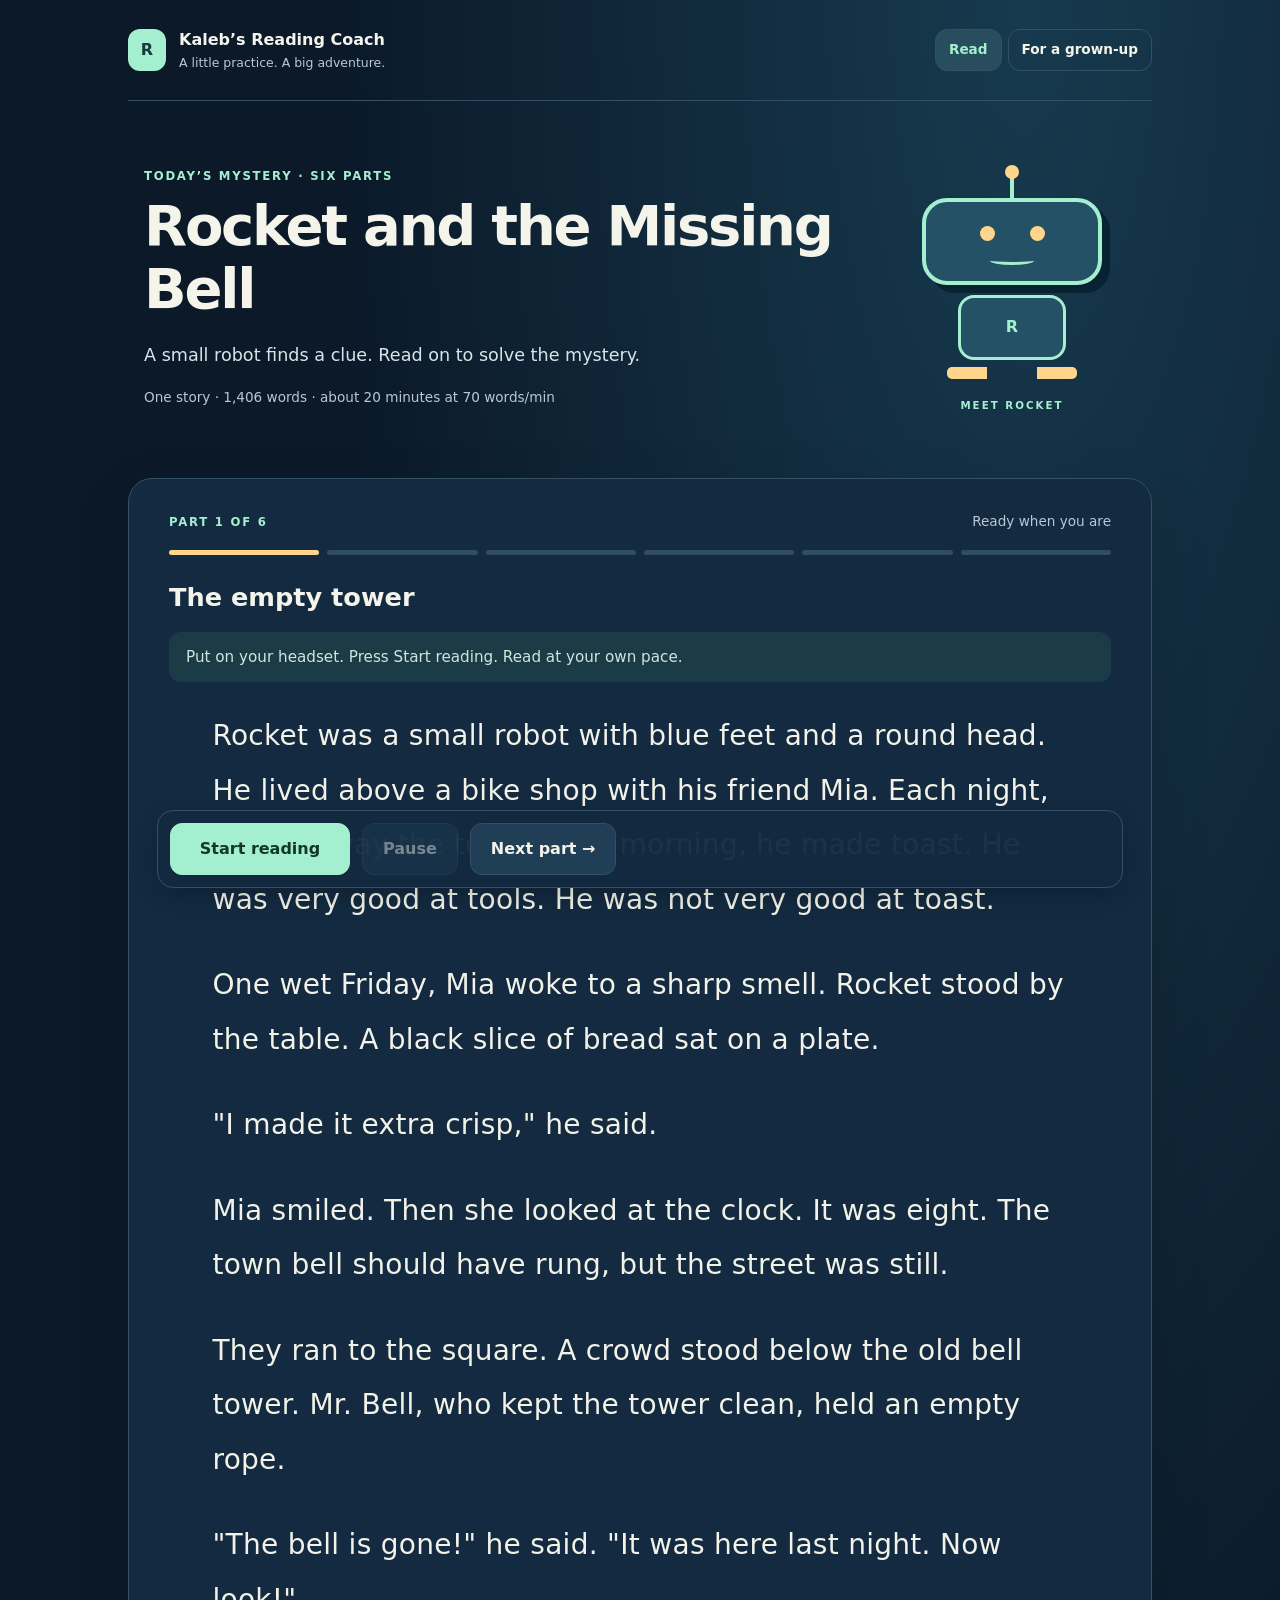
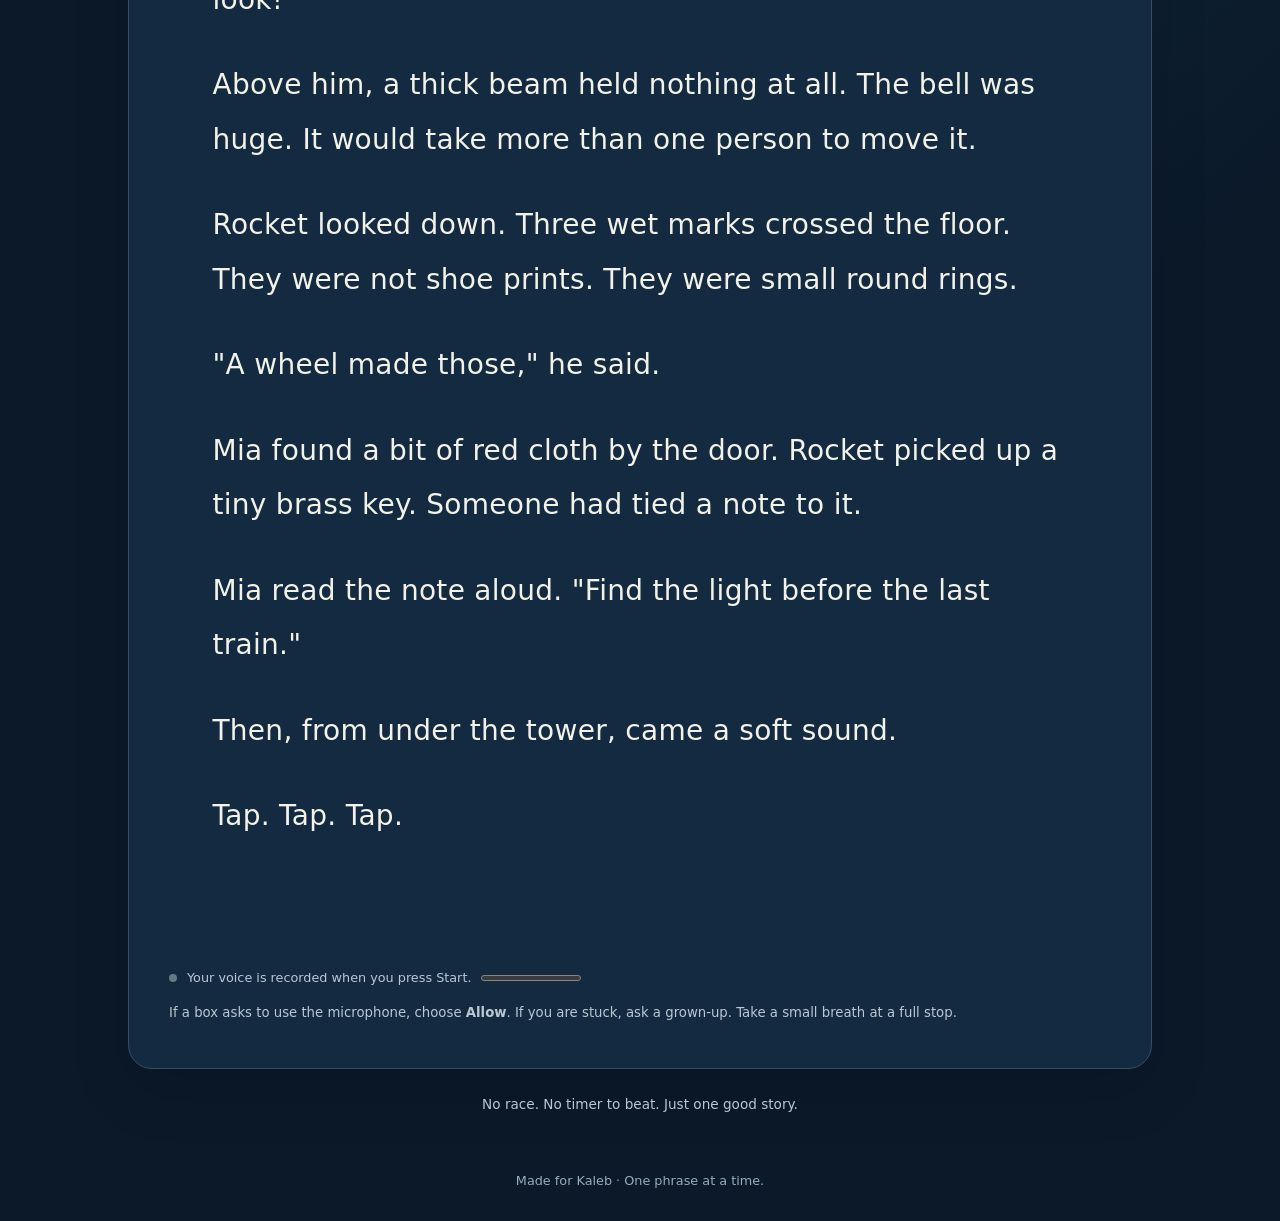
<file: index.html>
<!doctype html>
<html lang="en"><head><meta charset="utf-8"><meta name="viewport" content="width=device-width,initial-scale=1"><meta name="theme-color" content="#10253c"><title>Kaleb's Reading Coach · Rocket's Mystery</title><link rel="stylesheet" href="style-v2.2.css?v=2.2"><script defer src="story.js?v=2.2"></script><script defer src="core-v2.2.js?v=2.2"></script><script defer src="speech-evidence.js?v=2.2"></script><script defer src="audio-check.js?v=2.2"></script><script defer src="headset-test.js?v=2.2"></script><script defer src="app-v2.2.js?v=2.2"></script><script defer src="coach-client-v2.2.js?v=2.2"></script></head>
<body><div class="shell">
<header><a class="brand" href="#" id="homeLink"><span class="brand-icon" aria-hidden="true">R</span><span>Kaleb’s Reading Coach<small>A little practice. A big adventure.</small></span></a><nav aria-label="Views"><button id="readerTab" aria-pressed="true">Read</button><button id="parentTab" aria-pressed="false">For a grown-up</button></nav></header>
<main id="readerView">
  <section id="welcome" class="welcome"><div><p class="eyebrow">TODAY’S MYSTERY · SIX PARTS</p><h1 id="storyTitle">Rocket and the<br>Missing Bell</h1><p class="lede" id="storyIntro">The town bell is gone. A small robot finds a key.<br>Can Rocket and Mia find out what happened?</p><p class="meta" id="storyMeta"></p></div><div class="robot" aria-hidden="true"><div class="antenna"></div><div class="head"><i></i><i></i><b></b></div><div class="body">R</div><div class="feet"></div><span>MEET ROCKET</span></div></section>
  <section class="reader-card" aria-labelledby="chapterTitle">
    <div class="chapter-top"><p class="eyebrow" id="chapterLabel">PART 1 OF 6</p><span id="childStatus" role="status">Ready when you are</span></div>
    <div class="steps" id="steps" aria-label="Story progress"></div>
    <h2 id="chapterTitle" tabindex="-1"></h2>
    <p id="readingHint" class="reading-hint" role="status">Put on your headset. Press Start reading. Read at your own pace.</p>
    <div id="helpBox" class="help" role="alert" hidden></div>
    <div id="passage" class="passage" aria-label="Story text"></div>
    <div id="finishCard" class="finish" hidden><span aria-hidden="true">★</span><h2>Mystery solved, Kaleb!</h2><p>You stayed with Rocket right to the end. Your reading is saved.</p><p id="childCoachStatus" role="status"></p><div id="autoPractice"></div><button id="nextStoryBtn" class="primary" hidden>Start my next mystery</button></div>
    <div class="reader-controls"><button id="startBtn" class="primary">Start reading</button><button id="pauseBtn" class="secondary" disabled>Pause</button><button id="nextBtn" class="secondary">Next part →</button></div>
    <div class="mic-row"><span id="recordDot" aria-hidden="true"></span><span id="recordingNote">Your voice is recorded when you press Start.</span><meter id="inputLevel" min="0" max="100" value="0" aria-label="Microphone sound level"></meter></div>
    <p class="quiet">If a box asks to use the microphone, choose <strong>Allow</strong>. If you are stuck, ask a grown-up. Take a small breath at a full stop.</p>
  </section>
  <p class="bottom-note">No race. No timer to beat. Just one good story.</p>
</main>
<main id="parentView" hidden>
  <div class="parent-heading"><div><p class="eyebrow">PARENT REVIEW</p><h1>Listen. Notice. Practise.</h1><p>Speech recognition is a clue, not a pronunciation grade.</p></div><button id="backBtn" class="secondary">Back to Kaleb’s story</button></div>
  <div class="stats" id="stats"></div><p class="quiet" id="rateNote"></p>
  <section class="panel"><h2>Recordings &amp; report</h2><p>Recording is automatic in every reading segment. Pause stops the mic; Continue makes a new clip. Clips stay on this device. The browser speech service may process speech online.</p><p id="saveStatus" role="status"></p><div class="button-row"><button id="csvBtn" class="primary">Download CSV report</button><button id="bundleBtn" class="secondary">Download report + audio (.zip)</button><button id="jsonBtn" class="secondary">Download report (.json)</button></div><p id="exportStatus" class="quiet" role="status"></p><div id="recordings"></div></section>
  <section class="panel"><h2>Automatic coaching</h2><p id="aiStatus" role="status">Checking the private coach connection…</p><label><input id="autoEnabled" type="checkbox"> Prepare practice automatically when the story finishes</label><p class="quiet">When enabled in the private laptop version, recordings go to OpenAI for transcription. Two recognizers check each clip. Their agreement is not proof of exact reading; small words remain unverified. Supported possible practice targets help create the next story. Each clip uses two paid transcription calls. These are not confirmed mistakes. Keep the laptop on and this tab open until the next story is ready.</p><p id="parentPlanSummary" style="white-space:pre-line"></p><div id="parentAiEvidence"></div><details id="connectionSetup" hidden><summary>Private AI connection</summary><p>Enter the API key here on this laptop only. Windows encrypts it for your account. It is never added to the public website.</p><label for="apiKeyInput">OpenAI API key</label><input id="apiKeyInput" type="password" autocomplete="off"><label><input id="childDataApproved" type="checkbox"> My OpenAI project has zero data retention enabled for child data, and I allow these recordings to be processed.</label><button id="saveConnection" type="button">Save private connection</button></details><button id="analyseBtn" class="secondary" disabled>Retry coaching</button></section><section class="panel"><h2>What to practise next</h2><div id="suggestions"></div><p class="quiet">Choose two or three short phrases after listening. Model a smooth reading, then let Kaleb reread. A normal breath at punctuation is not a mistake.</p></section>
  <section class="panel"><h2>Check a part of the story</h2><label for="reviewSection">Story part</label><select id="reviewSection"></select><p id="sectionStats" class="quiet"></p><p class="quiet">Tap a word to add a parent check. Only this view shows unverified skips and unclear matches.</p><div class="legend" id="reviewLegend"><span>Green: unverified speech match</span><span>Amber: automatic flag</span><span>Underline: parent checked</span></div><div id="reviewPassage" class="review-passage"></div><fieldset id="markPanel" hidden><legend id="selectedWord"></legend><div class="button-row"><button data-mark="correct">Read correctly</button><button data-mark="hesitation">Long hesitation</button><button data-mark="skipped">Skipped</button><button data-mark="pronunciation">Mispronounced</button><button data-mark="unsure">Not sure</button><button data-mark="clear">Clear mark</button></div></fieldset><h3>Live transcript · unverified</h3><p id="transcript" class="transcript"></p><details><summary>Audio gaps (unverified)</summary><div id="gapList"></div><p class="quiet">Based on local sound levels, not exact word timing. Quiet microphones, thinking, and natural breaths can all create gaps. Listen before deciding.</p></details></section>
  <section class="panel"><h2>Headset &amp; setup</h2><p id="adultTestLink" hidden><a href="adult-test.html">Parent voice accuracy check</a> · test skipped words and repeats with your own voice.</p><p id="inputStatus">Headset not checked yet.</p><p id="speechStatus">Speech service not started.</p><p>Chrome should remember A19 and the permission you already allowed. Keep the headset connected before opening the site. If the sound meter stays flat, check its mute switch and Chrome’s selected microphone.</p><button id="micTestBtn" class="secondary">Test headset (10 seconds)</button><p id="micTestResult" role="status"></p><meter id="testInputLevel" min="0" max="100" value="0" aria-label="Test microphone sound level"></meter><p id="testHeard">Read: This is a little robot. His name is Rocket.</p><audio id="testPlayback" controls hidden></audio><p class="quiet">If playback sounds distorted, lower A19’s input volume in Windows Sound settings and repeat the test. The playback volume slider only changes what you hear; it does not change microphone sensitivity.</p><p class="quiet">A site cannot bypass a browser permission prompt. If one returns, choose Allow or have a grown-up help.</p></section>
  <section class="panel"><h2>Saved sessions on this device</h2><label for="sessionSelect">Session</label><select id="sessionSelect"></select><button id="loadSessionBtn" class="secondary">Open selected session</button><p class="quiet">Sessions and audio are saved in this browser when storage is available. Download a ZIP for a copy you can keep or share. Clearing site data removes browser copies.</p><button id="newSessionBtn" class="secondary">Start a new story session</button><p id="newSessionStatus" role="status"></p></section>
  <details class="panel"><summary>About this practice story</summary><p id="storyDetails"></p><p>The vocabulary is intended for familiar-word fluency practice around Grade 3; it has not been formally levelled. Adjust with Kaleb’s teacher if many words need decoding. The time estimate depends on his pace. There is no 20-minute cut-off.</p><p>v2.2 · Original robot story. No analytics. Automatic coaching requires the private laptop connection; the public website never holds an API key.</p></details>
</main><footer>Made for Kaleb · One phrase at a time.</footer>
</div></body></html>
</file>
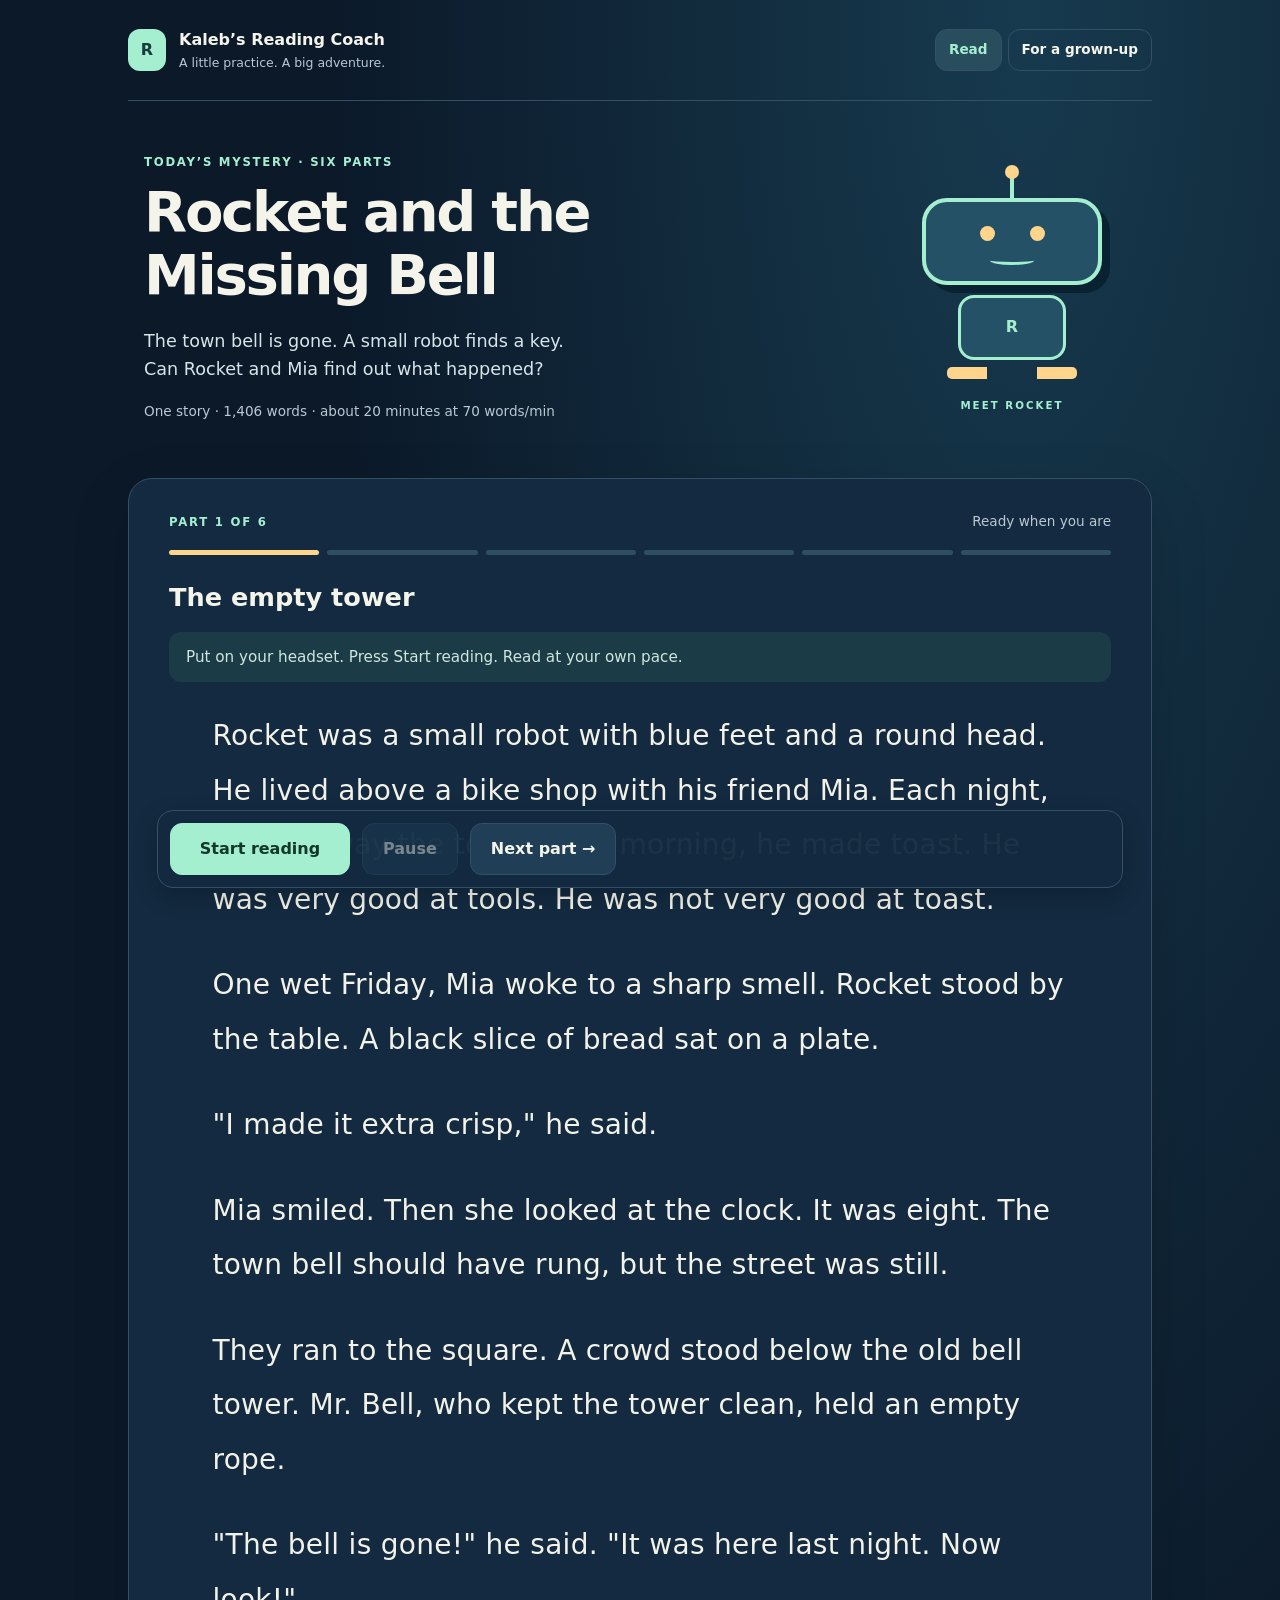
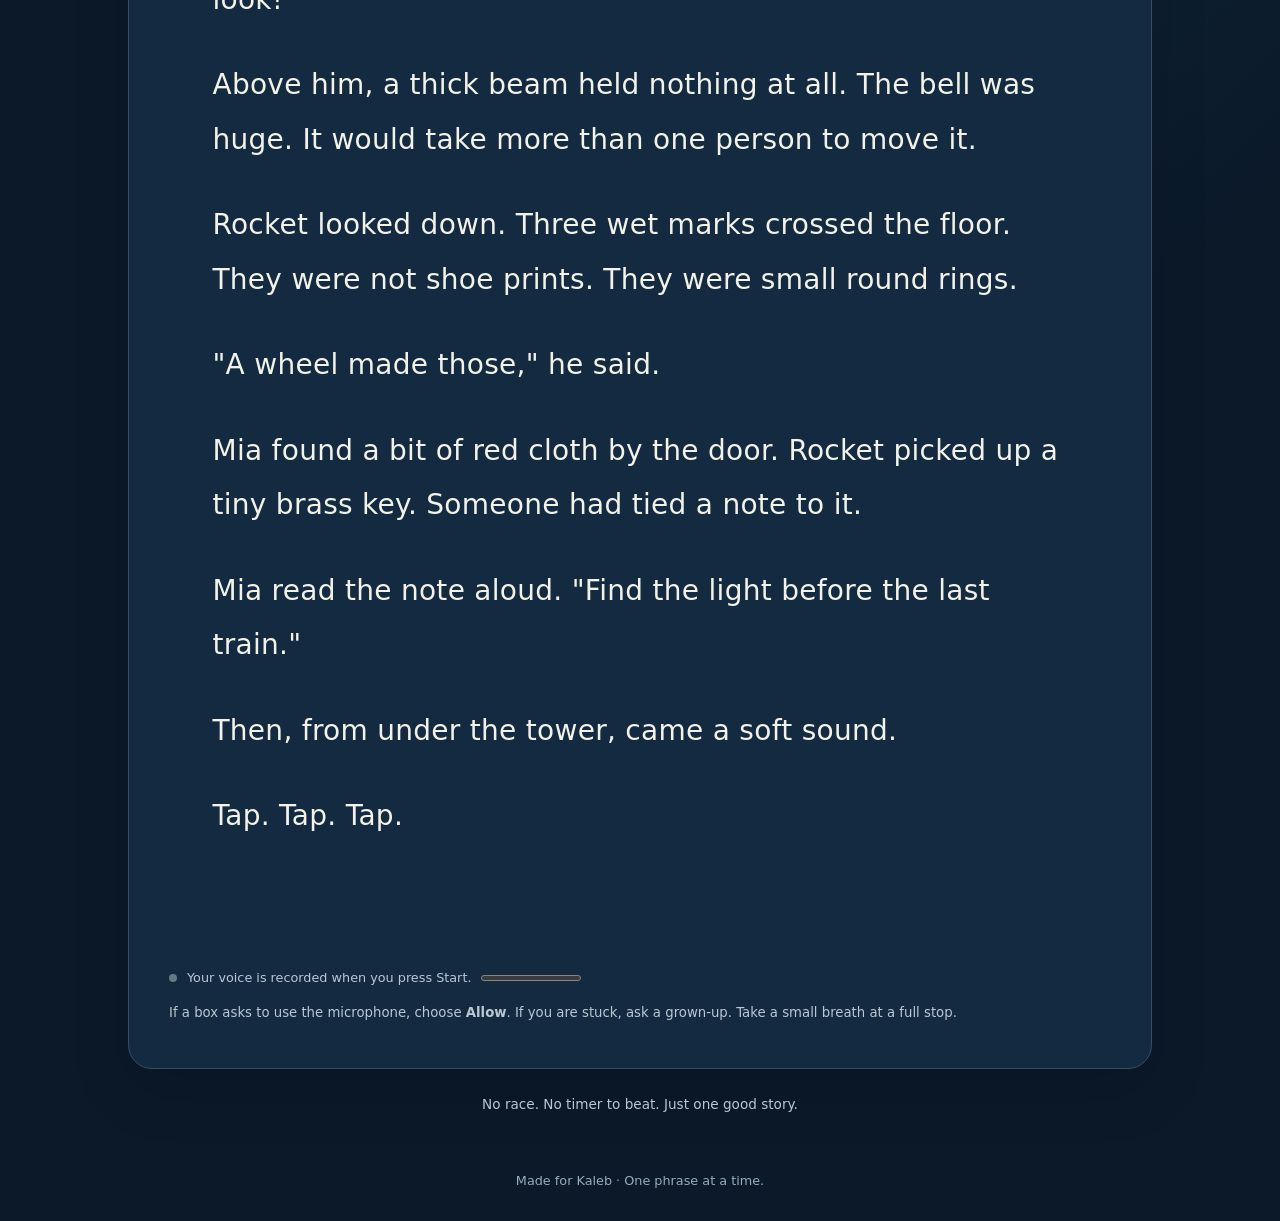
<file: preview-v2.html>
<!doctype html>
<html lang="en"><head><meta charset="utf-8"><meta name="viewport" content="width=device-width,initial-scale=1"><meta name="theme-color" content="#10253c"><title>Kaleb's Reading Coach · Rocket's Mystery</title><link rel="stylesheet" href="style.css?v=2.0"><script defer src="story.js?v=2.0"></script><script defer src="core.js?v=2.0"></script><script defer src="app.js?v=2.0"></script></head>
<body><div class="shell">
<header><a class="brand" href="#" id="homeLink"><span class="brand-icon" aria-hidden="true">R</span><span>Kaleb’s Reading Coach<small>A little practice. A big adventure.</small></span></a><nav aria-label="Views"><button id="readerTab" aria-pressed="true">Read</button><button id="parentTab" aria-pressed="false">For a grown-up</button></nav></header>
<main id="readerView">
  <section id="welcome" class="welcome"><div><p class="eyebrow">TODAY’S MYSTERY · SIX PARTS</p><h1>Rocket and the<br>Missing Bell</h1><p class="lede">The town bell is gone. A small robot finds a key.<br>Can Rocket and Mia find out what happened?</p><p class="meta" id="storyMeta"></p></div><div class="robot" aria-hidden="true"><div class="antenna"></div><div class="head"><i></i><i></i><b></b></div><div class="body">R</div><div class="feet"></div><span>MEET ROCKET</span></div></section>
  <section class="reader-card" aria-labelledby="chapterTitle">
    <div class="chapter-top"><p class="eyebrow" id="chapterLabel">PART 1 OF 6</p><span id="childStatus" role="status">Ready when you are</span></div>
    <div class="steps" id="steps" aria-label="Story progress"></div>
    <h2 id="chapterTitle" tabindex="-1"></h2>
    <p id="readingHint" class="reading-hint" role="status">Put on your headset. Press Start reading. Read at your own pace.</p>
    <div id="helpBox" class="help" role="alert" hidden></div>
    <div id="passage" class="passage" aria-label="Story text"></div>
    <div id="finishCard" class="finish" hidden><span aria-hidden="true">★</span><h2>Mystery solved, Kaleb!</h2><p>You stayed with Rocket right to the end. Your reading is ready for a grown-up to hear.</p></div>
    <div class="reader-controls"><button id="startBtn" class="primary">Start reading</button><button id="pauseBtn" class="secondary" disabled>Pause</button><button id="nextBtn" class="secondary">Next part →</button></div>
    <div class="mic-row"><span id="recordDot" aria-hidden="true"></span><span id="recordingNote">Your voice is recorded when you press Start.</span><meter id="inputLevel" min="0" max="100" value="0" aria-label="Microphone sound level"></meter></div>
    <p class="quiet">If a box asks to use the microphone, choose <strong>Allow</strong>. If you are stuck, ask a grown-up. Take a small breath at a full stop.</p>
  </section>
  <p class="bottom-note">No race. No timer to beat. Just one good story.</p>
</main>
<main id="parentView" hidden>
  <div class="parent-heading"><div><p class="eyebrow">PARENT REVIEW</p><h1>Listen. Notice. Practise.</h1><p>Speech recognition is a clue, not a pronunciation grade.</p></div><button id="backBtn" class="secondary">Back to Kaleb’s story</button></div>
  <div class="stats" id="stats"></div><p class="quiet" id="rateNote"></p>
  <section class="panel"><h2>Recordings &amp; report</h2><p>Recording is automatic in every reading segment. Pause stops the mic; Continue makes a new clip. Clips stay on this device. The browser speech service may process speech online.</p><p id="saveStatus" role="status"></p><div class="button-row"><button id="csvBtn" class="primary">Download CSV report</button><button id="bundleBtn" class="secondary">Download report + audio (.zip)</button><button id="jsonBtn" class="secondary">Download report (.json)</button></div><p id="exportStatus" class="quiet" role="status"></p><div id="recordings"></div></section>
  <section class="panel"><h2>What to practise next</h2><div id="suggestions"></div><p class="quiet">Choose two or three short phrases after listening. Model a smooth reading, then let Kaleb reread. A normal breath at punctuation is not a mistake.</p></section>
  <section class="panel"><h2>Check a part of the story</h2><label for="reviewSection">Story part</label><select id="reviewSection"></select><p id="sectionStats" class="quiet"></p><p class="quiet">Tap a word to add a parent check. Only this view shows unverified skips and unclear matches.</p><div class="legend"><span>Green: speech match</span><span>Amber: automatic flag</span><span>Underline: parent checked</span></div><div id="reviewPassage" class="review-passage"></div><fieldset id="markPanel" hidden><legend id="selectedWord"></legend><div class="button-row"><button data-mark="correct">Read correctly</button><button data-mark="hesitation">Long hesitation</button><button data-mark="skipped">Skipped</button><button data-mark="pronunciation">Mispronounced</button><button data-mark="unsure">Not sure</button><button data-mark="clear">Clear mark</button></div></fieldset><h3>Words heard</h3><p id="transcript" class="transcript"></p><details><summary>Audio gaps (unverified)</summary><div id="gapList"></div><p class="quiet">Based on local sound levels, not exact word timing. Quiet microphones, thinking, and natural breaths can all create gaps. Listen before deciding.</p></details></section>
  <section class="panel"><h2>Headset &amp; setup</h2><p id="inputStatus">Headset not checked yet.</p><p id="speechStatus">Speech service not started.</p><p>Chrome should remember A19 and the permission you already allowed. Keep the headset connected before opening the site. If the sound meter stays flat, check its mute switch and Chrome’s selected microphone.</p><button id="micTestBtn" class="secondary">Check headset (5 seconds)</button><p id="micTestResult" role="status"></p><p class="quiet">A site cannot bypass a browser permission prompt. If one returns, choose Allow or have a grown-up help.</p></section>
  <section class="panel"><h2>Saved sessions on this device</h2><label for="sessionSelect">Session</label><select id="sessionSelect"></select><button id="loadSessionBtn" class="secondary">Open selected session</button><p class="quiet">Sessions and audio are saved in this browser when storage is available. Download a ZIP for a copy you can keep or share. Clearing site data removes browser copies.</p><button id="newSessionBtn" class="secondary">Start a new story session</button><p id="newSessionStatus" role="status"></p></section>
  <details class="panel"><summary>About this practice story</summary><p id="storyDetails"></p><p>The vocabulary is intended for familiar-word fluency practice around Grade 3; it has not been formally levelled. Adjust with Kaleb’s teacher if many words need decoding. The time estimate depends on his pace. There is no 20-minute cut-off.</p><p>v2.0 · Text and drawing are original. No account, external images, analytics, or automatic report uploads.</p></details>
</main><footer>Made for Kaleb · One phrase at a time.</footer>
</div></body></html>
</file>
<file: style-v2.2.css>
:root{color-scheme:dark;--bg:#0b1929;--panel:#132a40;--ink:#f4f4eb;--muted:#b9c8d3;--mint:#a4efd0;--line:#345066;--gold:#ffd58b}*{box-sizing:border-box}body{margin:0;background:radial-gradient(ellipse at 80% 0,#173a4e,transparent 48%),var(--bg);color:var(--ink);font-family:system-ui,-apple-system,'Segoe UI',sans-serif;line-height:1.6}button,select{font:inherit}button{border:1px solid var(--line);background:#203e55;color:var(--ink);border-radius:12px;padding:12px 20px;font-weight:700;cursor:pointer}button:hover:not(:disabled){filter:brightness(1.12)}button:disabled{opacity:.45;cursor:not-allowed}button:focus-visible,a:focus-visible,select:focus-visible,summary:focus-visible{outline:3px solid var(--gold);outline-offset:4px}[hidden]{display:none!important}.shell{max-width:1080px;margin:auto;padding:0 28px}header{display:flex;align-items:center;justify-content:space-between;gap:20px;padding:27px 0;border-bottom:1px solid var(--line)}.brand{color:var(--ink);display:flex;align-items:center;gap:13px;text-decoration:none;font-weight:750}.brand small{display:block;color:var(--muted);font-weight:400;font-size:.78rem}.brand-icon{width:38px;height:42px;border-radius:12px;background:var(--mint);color:#173a3a;display:grid;place-items:center;font-weight:900}nav{display:flex;gap:6px}nav button{font-size:.85rem;padding:9px 13px;background:transparent}nav button[aria-pressed=true]{background:#284d5d;color:var(--mint)}.welcome{display:flex;align-items:center;justify-content:space-between;gap:30px;padding:52px 16px 42px}.eyebrow{color:var(--mint);font-size:.73rem;font-weight:800;letter-spacing:.15em;margin:0 0 10px}h1{font-size:clamp(2rem,4.4vw,3.5rem);line-height:1.12;letter-spacing:-.04em;margin:0 0 20px}h2{line-height:1.25;margin:0 0 18px;font-size:1.6rem}h3{font-size:1rem;margin:24px 0 8px}.lede{color:#d7e5e9;font-size:1.1rem}.meta{color:var(--muted);font-size:.85rem}.robot{position:relative;width:180px;flex-shrink:0;text-align:center;margin:20px 34px;color:var(--mint)}.robot .antenna{height:25px;width:4px;background:var(--mint);margin:auto;position:relative}.antenna:before{content:'';position:absolute;width:14px;height:14px;border-radius:50%;background:var(--gold);top:-8px;left:-5px}.robot .head{height:87px;border:4px solid var(--mint);border-radius:25px;background:#245165;position:relative;display:flex;justify-content:center;gap:35px;padding-top:24px;box-shadow:8px 8px 0 #092231}.head i{width:15px;height:15px;background:var(--gold);border-radius:50%}.head b{position:absolute;width:44px;height:9px;border-bottom:3px solid var(--mint);border-radius:50%;bottom:16px}.robot .body{width:108px;height:65px;border:3px solid var(--mint);border-radius:16px;margin:10px auto 0;display:grid;place-items:center;font-weight:900;background:#245165}.robot .feet{width:130px;height:12px;border-left:40px solid var(--gold);border-right:40px solid var(--gold);margin:7px auto 12px;border-radius:5px}.robot>span{font-size:.64rem;letter-spacing:.2em;font-weight:800}.reader-card{background:var(--panel);border:1px solid var(--line);border-radius:24px;padding:32px 40px;box-shadow:0 20px 60px #0002}.chapter-top{display:flex;justify-content:space-between;align-items:center;gap:14px}.chapter-top .eyebrow{margin:0}#childStatus{font-size:.85rem;color:var(--muted)}.steps{display:flex;gap:8px;margin:17px 0 27px}.step{height:5px;flex:1;background:#304d61;border-radius:5px}.step.current{background:var(--gold)}.step.done{background:var(--mint)}.reading-hint{color:#d0e5dd;background:#1b3c47;padding:13px 17px;border-radius:12px;font-size:.95rem}.passage{font-size:clamp(1.35rem,2.5vw,1.75rem);line-height:1.95;letter-spacing:.01em;color:#f2f2e8;max-width:48ch;margin:27px auto}.passage p{margin:0 0 1.1em}.word{border-radius:4px;padding:1px 0}.passage .correct{color:#b6f3d3;background:#2b6a4a33}.passage .pending{background:#8bd1ff18}.reader-controls{display:flex;gap:12px;flex-wrap:wrap;position:sticky;bottom:12px;padding:12px;background:#132a40f5;border:1px solid var(--line);border-radius:16px;margin:24px -12px 16px;box-shadow:0 8px 24px #0003}.primary{background:var(--mint);color:#12382b;border-color:var(--mint)}.reader-controls .primary{min-width:180px}.mic-row{display:flex;align-items:center;gap:10px;font-size:.8rem;color:var(--muted);flex-wrap:wrap}.mic-row meter{width:100px;height:12px}#recordDot{width:8px;height:8px;border-radius:50%;background:#617c88}#recordDot.live{background:#ffad93;box-shadow:0 0 0 4px #ffad931a}.quiet{font-size:.83rem;color:var(--muted)}.help{background:#543c24;color:#fff0ce;border:1px solid #977a48;padding:15px;border-radius:12px;margin:15px 0}.bottom-note{text-align:center;color:var(--muted);font-size:.85rem;margin:25px}.finish{text-align:center;padding:35px 20px;border:1px solid #497969;border-radius:15px;margin:25px 0;background:#1b413c}.finish>span{font-size:3rem;color:var(--gold)}.parent-heading{display:flex;align-items:center;justify-content:space-between;gap:24px;margin:40px 0 26px}.parent-heading h1{font-size:2.2rem;margin-bottom:10px}.parent-heading p{color:var(--muted)}.stats{display:grid;grid-template-columns:repeat(4,1fr);gap:12px}.stat{background:#19344b;border:1px solid var(--line);padding:17px;border-radius:13px}.stat strong{display:block;font-size:1.8rem}.stat span{font-size:.8rem;color:var(--muted)}.panel{padding:25px;background:var(--panel);border:1px solid var(--line);border-radius:17px;margin:20px 0}.panel h2{font-size:1.3rem}.panel p{color:#d0dce2}.button-row{display:flex;gap:9px;flex-wrap:wrap;margin:16px 0}label{display:block;font-weight:700;margin:10px 0 5px}select{max-width:100%;padding:12px;border:1px solid #567086;border-radius:10px;background:#0b2033;color:var(--ink);margin:0 10px 10px 0}.clip{padding:18px 0;border-bottom:1px solid var(--line)}.clip audio{width:100%;display:block;margin:12px 0}.clip small{display:block;color:var(--muted)}.review-passage{font-size:1.15rem;line-height:2.1;margin:18px 0}.review-passage button{font:inherit;font-weight:500;padding:0 2px;background:transparent;border:0;border-bottom:2px solid transparent;border-radius:3px;margin:0 1px}.review-passage .correct{color:#b3edcd;background:#3cbb7930}.review-passage .possible,.review-passage .check{background:#d5aa3930;color:#ffdf9e}.review-passage .parent-mark{border-bottom-color:#fff}.legend{font-size:.75rem;display:flex;gap:15px;flex-wrap:wrap;color:var(--muted)}fieldset{border:1px solid #759585;border-radius:12px;padding:12px}legend{padding:0 8px}.transcript{white-space:pre-wrap;background:#0a1b2c;padding:16px;border-radius:10px}.practice{border-left:3px solid var(--gold);padding-left:15px;margin:20px 0}.practice blockquote{margin:8px 0}.practice .button-row{margin:8px 0}.panel summary{cursor:pointer;font-weight:750}.panel details{margin-top:18px}footer{color:#94adbd;font-size:.8rem;text-align:center;padding:30px}body.reading #welcome{display:none}body.reading .reader-card{margin-top:26px}@media(max-width:650px){.shell{padding:0 14px}header{align-items:flex-start;gap:10px;padding:20px 0}.brand{font-size:.85rem}.brand small{display:none}.brand-icon{width:30px;height:34px}nav button{padding:8px;font-size:.75rem}.welcome{padding:32px 4px;gap:10px}.robot{width:110px;margin:10px 0;transform:scale(.75);transform-origin:center}.welcome h1{font-size:2rem}.lede{font-size:.95rem}.reader-card{padding:23px 20px}.reader-controls{bottom:5px;gap:8px}.reader-controls button{padding:12px;font-size:.9rem}.reader-controls .primary{min-width:120px}.parent-heading{display:block}.stats{grid-template-columns:repeat(2,1fr)}.panel{padding:19px}.chapter-top{align-items:flex-start}#childStatus{font-size:.75rem;max-width:140px;text-align:right}.passage{font-size:1.4rem;line-height:2}.button-row button{font-size:.85rem}.robot .head{width:150px;margin-left:-20px}.robot .body{margin-left:2px}.robot .feet{margin-left:-9px}}
@media(prefers-reduced-motion:no-preference){.word{transition:background .15s}.reader-card{scroll-margin-top:20px}}@media print{header,.reader-controls,.mic-row,.button-row,footer,#welcome,#readerView{display:none!important}#parentView{display:block!important}body{background:white;color:black}.panel,.stat{background:white;color:black;break-inside:avoid}.panel p,.quiet{color:#333}.review-passage{color:black}}

.review-passage .pending{background:#274c65;color:#cbe8ff}#parentAiEvidence audio{display:block;width:100%;margin:12px 0}#parentAiEvidence button{margin:8px 8px 8px 0}
</file>
<file: style.css>
:root{color-scheme:dark;--bg:#0b1929;--panel:#132a40;--ink:#f4f4eb;--muted:#b9c8d3;--mint:#a4efd0;--line:#345066;--gold:#ffd58b}*{box-sizing:border-box}body{margin:0;background:radial-gradient(ellipse at 80% 0,#173a4e,transparent 48%),var(--bg);color:var(--ink);font-family:system-ui,-apple-system,'Segoe UI',sans-serif;line-height:1.6}button,select{font:inherit}button{border:1px solid var(--line);background:#203e55;color:var(--ink);border-radius:12px;padding:12px 20px;font-weight:700;cursor:pointer}button:hover:not(:disabled){filter:brightness(1.12)}button:disabled{opacity:.45;cursor:not-allowed}button:focus-visible,a:focus-visible,select:focus-visible,summary:focus-visible{outline:3px solid var(--gold);outline-offset:4px}[hidden]{display:none!important}.shell{max-width:1080px;margin:auto;padding:0 28px}header{display:flex;align-items:center;justify-content:space-between;gap:20px;padding:27px 0;border-bottom:1px solid var(--line)}.brand{color:var(--ink);display:flex;align-items:center;gap:13px;text-decoration:none;font-weight:750}.brand small{display:block;color:var(--muted);font-weight:400;font-size:.78rem}.brand-icon{width:38px;height:42px;border-radius:12px;background:var(--mint);color:#173a3a;display:grid;place-items:center;font-weight:900}nav{display:flex;gap:6px}nav button{font-size:.85rem;padding:9px 13px;background:transparent}nav button[aria-pressed=true]{background:#284d5d;color:var(--mint)}.welcome{display:flex;align-items:center;justify-content:space-between;gap:30px;padding:52px 16px 42px}.eyebrow{color:var(--mint);font-size:.73rem;font-weight:800;letter-spacing:.15em;margin:0 0 10px}h1{font-size:clamp(2rem,4.4vw,3.5rem);line-height:1.12;letter-spacing:-.04em;margin:0 0 20px}h2{line-height:1.25;margin:0 0 18px;font-size:1.6rem}h3{font-size:1rem;margin:24px 0 8px}.lede{color:#d7e5e9;font-size:1.1rem}.meta{color:var(--muted);font-size:.85rem}.robot{position:relative;width:180px;flex-shrink:0;text-align:center;margin:20px 34px;color:var(--mint)}.robot .antenna{height:25px;width:4px;background:var(--mint);margin:auto;position:relative}.antenna:before{content:'';position:absolute;width:14px;height:14px;border-radius:50%;background:var(--gold);top:-8px;left:-5px}.robot .head{height:87px;border:4px solid var(--mint);border-radius:25px;background:#245165;position:relative;display:flex;justify-content:center;gap:35px;padding-top:24px;box-shadow:8px 8px 0 #092231}.head i{width:15px;height:15px;background:var(--gold);border-radius:50%}.head b{position:absolute;width:44px;height:9px;border-bottom:3px solid var(--mint);border-radius:50%;bottom:16px}.robot .body{width:108px;height:65px;border:3px solid var(--mint);border-radius:16px;margin:10px auto 0;display:grid;place-items:center;font-weight:900;background:#245165}.robot .feet{width:130px;height:12px;border-left:40px solid var(--gold);border-right:40px solid var(--gold);margin:7px auto 12px;border-radius:5px}.robot>span{font-size:.64rem;letter-spacing:.2em;font-weight:800}.reader-card{background:var(--panel);border:1px solid var(--line);border-radius:24px;padding:32px 40px;box-shadow:0 20px 60px #0002}.chapter-top{display:flex;justify-content:space-between;align-items:center;gap:14px}.chapter-top .eyebrow{margin:0}#childStatus{font-size:.85rem;color:var(--muted)}.steps{display:flex;gap:8px;margin:17px 0 27px}.step{height:5px;flex:1;background:#304d61;border-radius:5px}.step.current{background:var(--gold)}.step.done{background:var(--mint)}.reading-hint{color:#d0e5dd;background:#1b3c47;padding:13px 17px;border-radius:12px;font-size:.95rem}.passage{font-size:clamp(1.35rem,2.5vw,1.75rem);line-height:1.95;letter-spacing:.01em;color:#f2f2e8;max-width:48ch;margin:27px auto}.passage p{margin:0 0 1.1em}.word{border-radius:4px;padding:1px 0}.passage .correct{color:#b6f3d3;background:#2b6a4a33}.passage .pending{background:#8bd1ff18}.reader-controls{display:flex;gap:12px;flex-wrap:wrap;position:sticky;bottom:12px;padding:12px;background:#132a40f5;border:1px solid var(--line);border-radius:16px;margin:24px -12px 16px;box-shadow:0 8px 24px #0003}.primary{background:var(--mint);color:#12382b;border-color:var(--mint)}.reader-controls .primary{min-width:180px}.mic-row{display:flex;align-items:center;gap:10px;font-size:.8rem;color:var(--muted);flex-wrap:wrap}.mic-row meter{width:100px;height:12px}#recordDot{width:8px;height:8px;border-radius:50%;background:#617c88}#recordDot.live{background:#ffad93;box-shadow:0 0 0 4px #ffad931a}.quiet{font-size:.83rem;color:var(--muted)}.help{background:#543c24;color:#fff0ce;border:1px solid #977a48;padding:15px;border-radius:12px;margin:15px 0}.bottom-note{text-align:center;color:var(--muted);font-size:.85rem;margin:25px}.finish{text-align:center;padding:35px 20px;border:1px solid #497969;border-radius:15px;margin:25px 0;background:#1b413c}.finish>span{font-size:3rem;color:var(--gold)}.parent-heading{display:flex;align-items:center;justify-content:space-between;gap:24px;margin:40px 0 26px}.parent-heading h1{font-size:2.2rem;margin-bottom:10px}.parent-heading p{color:var(--muted)}.stats{display:grid;grid-template-columns:repeat(4,1fr);gap:12px}.stat{background:#19344b;border:1px solid var(--line);padding:17px;border-radius:13px}.stat strong{display:block;font-size:1.8rem}.stat span{font-size:.8rem;color:var(--muted)}.panel{padding:25px;background:var(--panel);border:1px solid var(--line);border-radius:17px;margin:20px 0}.panel h2{font-size:1.3rem}.panel p{color:#d0dce2}.button-row{display:flex;gap:9px;flex-wrap:wrap;margin:16px 0}label{display:block;font-weight:700;margin:10px 0 5px}select{max-width:100%;padding:12px;border:1px solid #567086;border-radius:10px;background:#0b2033;color:var(--ink);margin:0 10px 10px 0}.clip{padding:18px 0;border-bottom:1px solid var(--line)}.clip audio{width:100%;display:block;margin:12px 0}.clip small{display:block;color:var(--muted)}.review-passage{font-size:1.15rem;line-height:2.1;margin:18px 0}.review-passage button{font:inherit;font-weight:500;padding:0 2px;background:transparent;border:0;border-bottom:2px solid transparent;border-radius:3px;margin:0 1px}.review-passage .correct{color:#b3edcd;background:#3cbb7930}.review-passage .possible,.review-passage .check{background:#d5aa3930;color:#ffdf9e}.review-passage .parent-mark{border-bottom-color:#fff}.legend{font-size:.75rem;display:flex;gap:15px;flex-wrap:wrap;color:var(--muted)}fieldset{border:1px solid #759585;border-radius:12px;padding:12px}legend{padding:0 8px}.transcript{white-space:pre-wrap;background:#0a1b2c;padding:16px;border-radius:10px}.practice{border-left:3px solid var(--gold);padding-left:15px;margin:20px 0}.practice blockquote{margin:8px 0}.practice .button-row{margin:8px 0}.panel summary{cursor:pointer;font-weight:750}.panel details{margin-top:18px}footer{color:#94adbd;font-size:.8rem;text-align:center;padding:30px}body.reading #welcome{display:none}body.reading .reader-card{margin-top:26px}@media(max-width:650px){.shell{padding:0 14px}header{align-items:flex-start;gap:10px;padding:20px 0}.brand{font-size:.85rem}.brand small{display:none}.brand-icon{width:30px;height:34px}nav button{padding:8px;font-size:.75rem}.welcome{padding:32px 4px;gap:10px}.robot{width:110px;margin:10px 0;transform:scale(.75);transform-origin:center}.welcome h1{font-size:2rem}.lede{font-size:.95rem}.reader-card{padding:23px 20px}.reader-controls{bottom:5px;gap:8px}.reader-controls button{padding:12px;font-size:.9rem}.reader-controls .primary{min-width:120px}.parent-heading{display:block}.stats{grid-template-columns:repeat(2,1fr)}.panel{padding:19px}.chapter-top{align-items:flex-start}#childStatus{font-size:.75rem;max-width:140px;text-align:right}.passage{font-size:1.4rem;line-height:2}.button-row button{font-size:.85rem}.robot .head{width:150px;margin-left:-20px}.robot .body{margin-left:2px}.robot .feet{margin-left:-9px}}
@media(prefers-reduced-motion:no-preference){.word{transition:background .15s}.reader-card{scroll-margin-top:20px}}@media print{header,.reader-controls,.mic-row,.button-row,footer,#welcome,#readerView{display:none!important}#parentView{display:block!important}body{background:white;color:black}.panel,.stat{background:white;color:black;break-inside:avoid}.panel p,.quiet{color:#333}.review-passage{color:black}}
</file>
